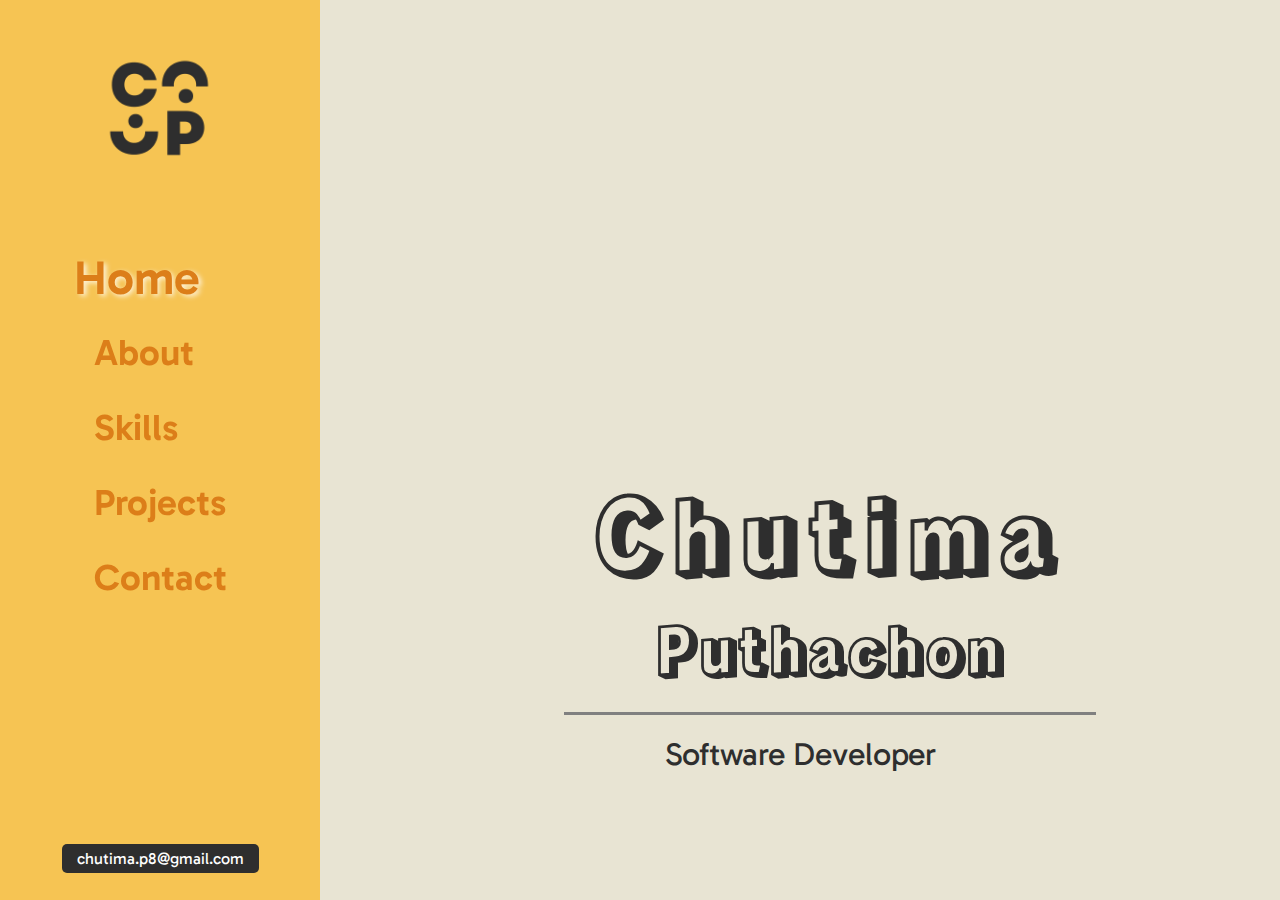
<file: index.html>
<!DOCTYPE html>
<html lang="en">
<head>
  <meta charset="UTF-8">
  <meta name="viewport" content="width=device-width, initial-scale=1.0">
  <link rel="stylesheet" href="css/header.css">
  <link rel="stylesheet" href="css/index.css">
  <link href="https://cdnjs.cloudflare.com/ajax/libs/font-awesome/6.0.0/css/all.min.css" rel="stylesheet">
  <link rel="icon" href="assets/_CP_logo2-removebg-preview.png" type="image/x-icon" />
  <title>Portfolio</title>
</head>
<body>
  <header id="left">
    <i onclick="toggleMenu()" id="hamburger" class="fa-solid fa-bars"></i>
    <nav id="nav_container">
      <img src="./assets/logo2.png" alt="my_logo" id="nav_logo">
      <div class="nav_menu">
        <ul>
          <li class="nav_menu_item active"><a href="./index.html">Home</a></li>
          <li class="nav_menu_item"><a href="./about.html">About</a></li>
          <li class="nav_menu_item"><a href="./skills.html">Skills</a></li>
          <li class="nav_menu_item"><a href="./projects.html">Projects</a></li>
          <li class="nav_menu_item"><a href="./contact.html">Contact</a></li>
        </ul>
      </div>
      <div id="nav_contact">
        <a href="mailto:chutima.p8@gmail.com" id="email">chutima.p8@gmail.com</a>
      </div>
    </nav>
  </header>
  <main id="right">
    <div id="main">
      <div id="greet_box">
        <h1 class="greeting"></h1>
      </div>
      <div id="line_box">
        <div id="fullname">
          <span id="name">Chutima</span>
          <span id="surname">Puthachon</span>
        </div>
        <span id="title">Software Developer</span>
      </div>
    </div>
    </main>
  <!---------------------- EMAILJS ----------------------->
  <!-- <script src="https://cdn.jsdelivr.net/npm/@emailjs/browser@4/dist/email.min.js"></script> -->
<!-------------------- MAIN JS ------------------------>
<script type="text/javascript" src="javascript/script.js"></script>
</body>
</html>
</file>
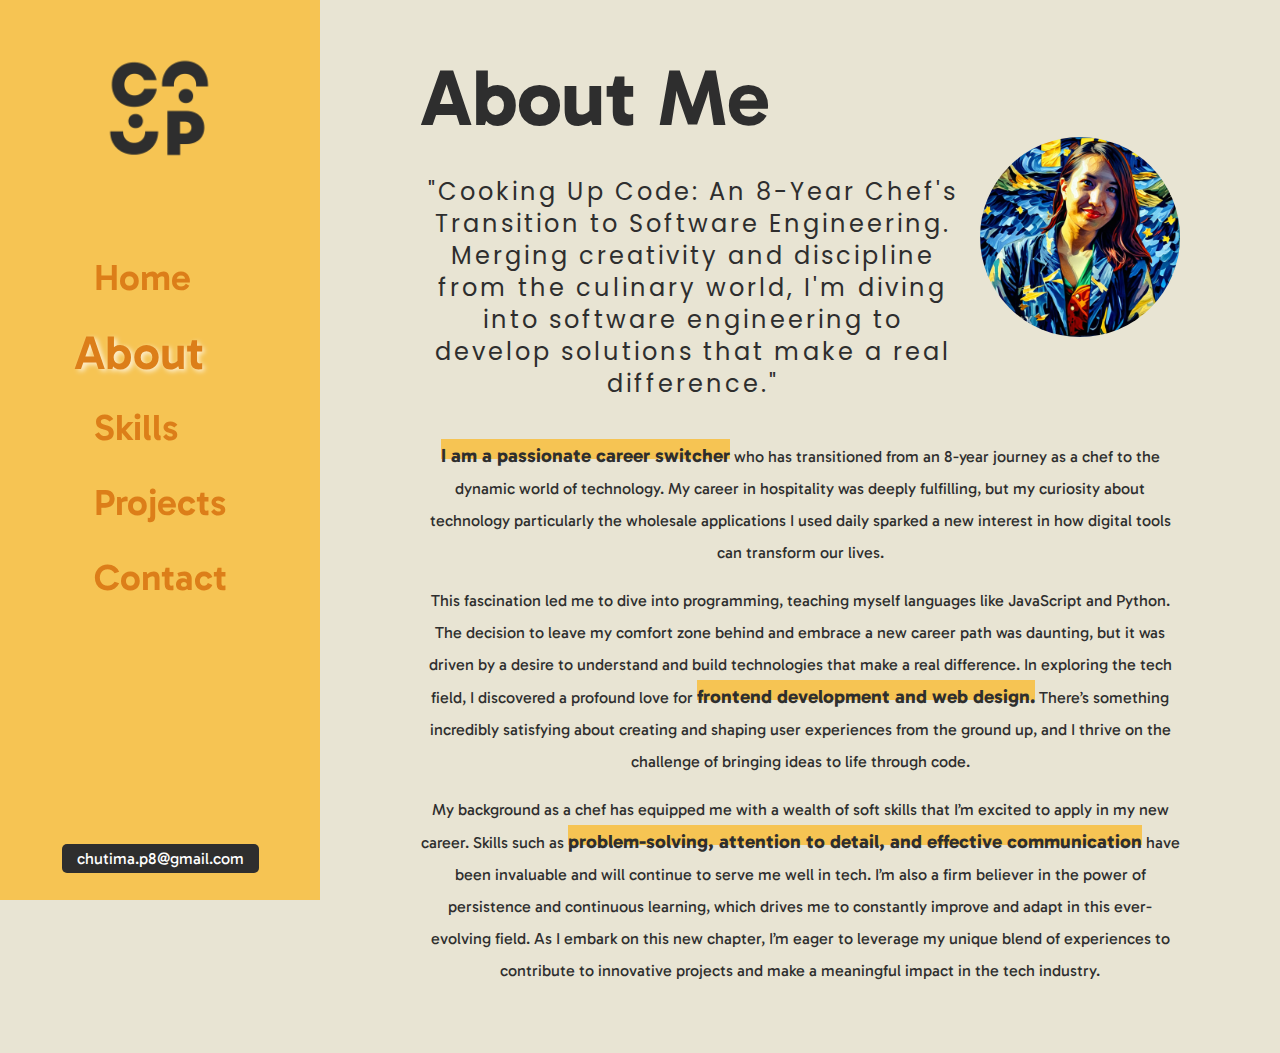
<file: about.html>
<!DOCTYPE html>
<html lang="en">
<head>
  <meta charset="UTF-8">
  <meta name="viewport" content="width=device-width, initial-scale=1.0">
  <link rel="stylesheet" href="css/about.css">
  <link rel="stylesheet" href="css/header.css">
  <link href="https://cdnjs.cloudflare.com/ajax/libs/font-awesome/6.0.0/css/all.min.css" rel="stylesheet">
  <link rel="icon" href="assets/_CP_logo2-removebg-preview.png" type="image/x-icon" />
  <title>Portfolio</title>
</head>
<body>
  <header id="left">
    <i onclick="toggleMenu()" id="hamburger" class="fa-solid fa-bars"></i>
    <nav id="nav_container">
      <img src="./assets/logo2.png" alt="my_logo" id="nav_logo">
      <div class="nav_menu">
        <ul>
          <li class="nav_menu_item"><a href="./index.html">Home</a></li>
          <li class="nav_menu_item active"><a href="./about.html">About</a></li>
          <li class="nav_menu_item"><a href="./skills.html">Skills</a></li>
          <li class="nav_menu_item"><a href="./projects.html">Projects</a></li>
          <li class="nav_menu_item"><a href="./contact.html">Contact</a></li>
        </ul>
      </div>
      <div id="nav_contact">
        <a href="mailto:chutima.p8@gmail.com" id="email">chutima.p8@gmail.com</a>
      </div>
    </nav>
  </header>

  <main>
    <div id="about_box">
      <div id="intro">
        <h1 id="about">About Me</h1>
        <p id="about_intro">"Cooking Up Code: An 8-Year Chef's Transition to Software Engineering. Merging creativity and discipline from the culinary world, I'm diving into software engineering to develop solutions that make a real difference."</p>
      </div>
      <img src="./assets/my_photo.jpg" alt="my_photo" id="my_photo">
    </div>
      <p><strong class="bold">I am a passionate career switcher</strong> who has transitioned from an 8-year journey as a chef to the dynamic world of technology. My career in hospitality was deeply fulfilling, but my curiosity about technology particularly the wholesale applications I used daily sparked a new interest in how digital tools can transform our lives.</p>
      <p>This fascination led me to dive into programming, teaching myself languages like JavaScript and Python. The decision to leave my comfort zone behind and embrace a new career path was daunting, but it was driven by a desire to understand and build technologies that make a real difference.
        In exploring the tech field, I discovered a profound love for <strong class="bold">frontend development and web design.</strong> There’s something incredibly satisfying about creating and shaping user experiences from the ground up, and I thrive on the challenge of bringing ideas to life through code.</p>
        <p>My background as a chef has equipped me with a wealth of soft skills that I’m excited to apply in my new career. Skills such as <strong class="bold">problem-solving, attention to detail, and effective communication</strong> have been invaluable and will continue to serve me well in tech. I’m also a firm believer in the power of persistence and continuous learning, which drives me to constantly improve and adapt in this ever-evolving field.
        As I embark on this new chapter, I’m eager to leverage my unique blend of experiences to contribute to innovative projects and make a meaningful impact in the tech industry. </p>
    </main>
    <!-------------------- MAIN JS ------------------------>
  <script type="text/javascript" src="javascript/script.js"></script>
</body>
</html>
</file>
<file: css/header.css>
@import url('https://fonts.googleapis.com/css2?family=Gabarito:wght@400..900&display=swap');

:root {
  --black: #2e2e2e;
  --beige: #e8e4d3;
  --green: #325938;
  --yellow: #f6c453;
  --lightyellow: #f3e3bf;
  --orange: #dc7e19;
  --white: #ffffff;
  }

body {
  margin: 0;
  color: var(--black);
  background-color: var(--beige);
  font-family: "Gabarito", sans-serif;
  display: grid;
  grid-template-columns: 1fr 3fr;
}

/*          scrollbar          */
/* width */
::-webkit-scrollbar {
  width: 12px;
}

/* Track */
::-webkit-scrollbar-track {
  background-color: transparent;
}

/* Handle */
::-webkit-scrollbar-thumb {
  background: var(--yellow);
  border-radius: 5px;
}

/* Handle on hover */
::-webkit-scrollbar-thumb:hover {
  background: var(--yellow);
}

/*          HEADER          */
/*          navbar          */
header {
  position: sticky;
  background: var(--yellow);
  display: flex;
  justify-content: center;
  z-index: 1;
  height: 100vh;
}

#nav_container {
  display: flex;
  justify-content: center;
  height: 0;
  overflow: hidden;
  transition: height 0.2s ease;
}

#nav_container.active {
  height: 100vh;
}

div.nav_menu {
  width: 0;
  display: flex;
  justify-content: center;
  transition: 1s;
  position: fixed;
  top: 25%;
}

.nav_menu.active {
  display: block;
}

#hamburger {
  display: none;
  font-size: 2rem;
  cursor: pointer;
  margin: 3px;
  padding: 1px 5px;
  background-color: #f6f2e18c;
  border-radius: 4px;
  height: max-content;
  color: var(--orange);
}

i#hamburger.fa-solid.fa-xmark::before {
  padding: 0px 4px;
  font-size: 2.3rem;
}

#nav_logo {
  position: fixed;
  margin-top: 50px;
  text-decoration: none;
  font-size: 2rem;
  width: 150px;
  height: 150px;
}

#nav_logo:hover {
  cursor: pointer;
  transform: rotate(360deg);
  transition: all 800ms ease-in-out;
}

ul {
  position: fixed;
  margin-top: 0;
  padding: 0;
  list-style: none;
}

.nav_menu_item a {
  text-decoration: none;
  color: var(--orange);
  margin-top: 50px;
  font-size: 3rem;
  font-weight: 600;
}

.active, .nav_menu_item a {
  transform: scale(1.3);
}

.active a {
  text-shadow: 2px 2px 4px #ffffffc1;
}

li.nav_menu_item {
  margin: 30px 0;
}

li.nav_menu_item:hover {
  transform: scale(1.3);
  transition: all 400ms ease-in-out;
}

.nav_menu_item a:hover {
  cursor: pointer;
  color: var(--lightyellow);
}

#nav_contact {
  display: flex;
  justify-content: center;
}

#email{
  padding: 5px 15px;
  background-color: var(--black);
  position: fixed;
  color: var(--white);
  text-decoration: none;
  bottom: 3%;
  font-size: 1rem;
  border-radius: 5px;
}

#email:hover {
  background-color: rgb(118, 91, 32);
  transition: 500ms ease-in-out;
  transform: scale(1.2);
}

/* Media queries for further adjustments on smaller screens */
@media (max-width: 1366px) {
  #nav_logo {
    width: 120px;
    height: 120px;
  }

  .nav_menu_item a {
    font-size: 2.3rem;
  }

  #line_box {
    margin-top: 8rem;
  }
}

@media (max-width: 900px) {
  #email {
    font-size: 0.5rem;
  }

  .greeting {
    position: relative;
    top: 20%;
    font-size: 5rem;
  }
}

@media (max-width: 768px) and (max-height: 600px) {
  #nav_logo {
    width: 110px;
    height: 110px;
  }

  .nav_menu_item a {
    font-size: 1.5rem;
  }

  div#main {
    display: flex;
    flex-direction: column;
    justify-content: center;
  }

  #email {
    font-size: 0.5rem;
  }
}

@media (max-width: 650px) {
  header {
    position: fixed;
    width: 100%;
  }

  header#left {
    height: auto;
  }

  #nav_logo {
    top: 0%;
    left: 5%;
    width: 80px;
    height: 80px;
  }

  div.nav_menu {
    display: none;
    transition: all 500ms ease-out;
  }

  li.nav_menu_item {
    margin: 20px 0;
  }

  #nav_container.active {
    overflow: unset;
  }

  #nav_container {
    display: flex;
    align-items: center;
  }

  #nav_contact {
    position: fixed;
    left: 60%;
  }

  #email {
    /* font-size: 0.8rem; */
    display: none;
  }

  .active, .nav_menu_item a {
    transform: scale(1.2);
  }

  .nav_menu.active {
    display: flex;
  }

  #hamburger {
    display: block;
  }

  body {
    grid-template-columns: 1fr;
  }
}

@media (max-width: 560px) {
  #nav_contact {
    position: fixed;
    left: 50%;
  }
}

@media (max-width: 480px) and (max-height: 800px) {

  div#fullname {
    margin-left: none;
  }

  #greeting {
    display: none;
  }

  #email {
    font-size: 0.8rem;
  }

  .nav_menu_item a {
    font-size: 1.4rem;
  }
}

@media (max-width: 320px) {
  #nav_logo {
    width: 50px;
    height: 50px;
  }

  div#fullname {
    margin-left: 60px;
  }
}
</file>
<file: css/index.css>
@import url('https://fonts.googleapis.com/css2?family=Rampart+One&display=swap');

/*         INDEX MAIN          */
main#right {
  overflow: auto;
  display: flex;
  justify-content: center;
  height: 100vh;
}

#greeting_box {
  position: relative;
}

div#main {
  /* height: 100%; */
  padding: 30px 30px;
  display: grid;
  grid-template-columns: 1.1fr 1fr;
}

.greeting {
  position: absolute;
  font-size: 10rem;
  letter-spacing: 5px;
  z-index: 0;
}

.greeting:after {
  animation: abomination1 4s linear infinite;
  animation-fill-mode: forwards;
  position: absolute;
  content: "";
  width: 100%;
  height: 100%;
  line-height: 48px;
  left: 30%;
  top: 50%;
}

@keyframes abomination1 {
  5% {
    content: "H";
  }
  10% {
    content: "He";
  }
  15% {
    content: "Hel";
  }
  20% {
    content: "Hell";
  }
  25% {
    content: "Hello";
  }
  30% {
    content: "Hello.";
  }
  100% {
    content: "";
  }
}

span#name {
  font-size: 6rem;
  font-weight: 700;
  letter-spacing: 0.5rem;
  font-family: "Rampart One", sans-serif;
}

span#surname {
  font-size: 4rem;
  font-weight: 600;
  font-family: "Rampart One", sans-serif;
}

#title {
  font-size: 2rem;
  padding-top: 20px;
}

#line_box {
  display: flex;
  flex-direction: column;
  justify-content: center;
  align-items: flex-end;
  border-left: 3px solid grey;
}

div#fullname {
  margin-left: 60px;
  display: flex;
  width: 100%;
  border-bottom: 3px solid grey;
  padding-bottom: 20px;
  flex-direction: column;
  align-items: center;
}

/* Media queries for further adjustments on smaller screens */
@media (max-width: 1366px) {
  main#right {
    overflow: hidden
  }

  #line_box {
    border-left: none;
    align-items: center;
  }

  .greeting {
    position: relative;
    font-size: 5rem;
  }

  div#main {
    padding: 50px;
    grid-template-columns: 1fr;
  }
}

@media (max-width: 768px) and (max-height: 560px) {
  div#fullname {
    border-bottom: none;
  }

  span#name {
    font-size: 4rem;
  }

  span#surname {
    font-size: 3rem;
  }
}

@media (max-width: 560px) {
  body {
    grid-template-columns: 1fr;
  }

  #nav_logo {
    top: 0;
    left: 5%;
  }

  div#main {
    display: flex;
    flex-direction: column;
    justify-content: center;
  }

  .greeting {
    top: 10%;
    left: 40%;
    position: absolute;
    font-size: 3rem;
  }
}

@media (max-width: 480px) {
  span#name {
    font-size: 3rem;
  }

  span#surname {
    font-size: 2rem;
  }
  #nav_logo {
    width: 65px;
    height: 65px;
  }

  #title {
    font-size: 1.5rem;
  }

  .greeting {
    left: 35%;
  }
}

@media (max-width: 320px) {
  .greeting {
    font-size: 3rem;
  }

  span#name {
    font-size: 2rem;
  }

  span#surname {
    font-size: 1.5rem;
  }
  #title {
    font-size: 1rem;
  }

  .greeting {
    top: 20%;
  }
}
</file>
<file: css/about.css>
@import url('https://fonts.googleapis.com/css2?family=Poppins:ital,wght@0,100;0,200;0,300;0,400;0,500;0,600;0,700;0,800;0,900;1,100;1,200;1,300;1,400;1,500;1,600;1,700;1,800;1,900&display=swap');

:root {
  --black: #2e2e2e;
  --beige: #e8e4d3;
  --green: #325938;
  --yellow: #f6c453;
  --lightyellow: #f3e3bf;
  --orange: #dc7e19;
  --white: #ffffff;
  }

/*            ABOUT MAIN          */
main {
  margin: 50px 150px;
}

h1#about {
  font-size: 5rem;
  margin: 0px 0 30px;
}

p {
  font-size: 1rem;
  line-height: 32px;
  text-align: center;
}

#about_box {
  display: flex;
  justify-content: space-between;
  align-items: center;
}

#my_photo {
  width: 200px;
  height: 200px;
  border-radius: 50%;
}

strong.bold {
  font-size: 1.2rem;
  display: inline;
  padding: .25em 0;
  box-shadow: inset 0 20px 0 var(--yellow);
  color: var(--black);
}

#intro p {
  font-size: 1.5rem;
  letter-spacing: 3px;
  font-family: "Poppins", sans-serif;
  padding-right: 15px;
}

/* Media queries for further adjustments on smaller screens */
@media (max-width: 1366px) {
  main {
    margin: 50px 100px;
  }
}

@media (max-width: 1000px) {
  #about_box {
    align-items: flex-start;
  }

  #intro p {
    font-size: 1rem;
  }
}

@media (max-width: 900px) {
  body {
    grid-template-columns: 1fr 2fr;
  }

  main {
    margin: 50px;
  }

  #about_box {
    display: flex;
    flex-direction: column-reverse;
    align-items: center;
  }

  h1#about {
    font-size: 3rem;
  }

  #my_photo {
    top: 5%;
    right: 5%;
    position: relative;
  }
}

@media (max-width: 650px) {
  body {
    grid-template-columns: 1fr;
  }

  #hamburger {
    display: block;
  }

  #intro p {
    font-size: 1rem;
    letter-spacing: 1px;
  }

  #nav_logo {
    display: none;
  }
}

@media (max-width: 560px) {
  #my_photo {
    width: 150px;
    height: 150px;
  }
}

@media (max-width: 480px) {
  h1#about {
    font-size: 2.3rem;
  }
}
</file>
